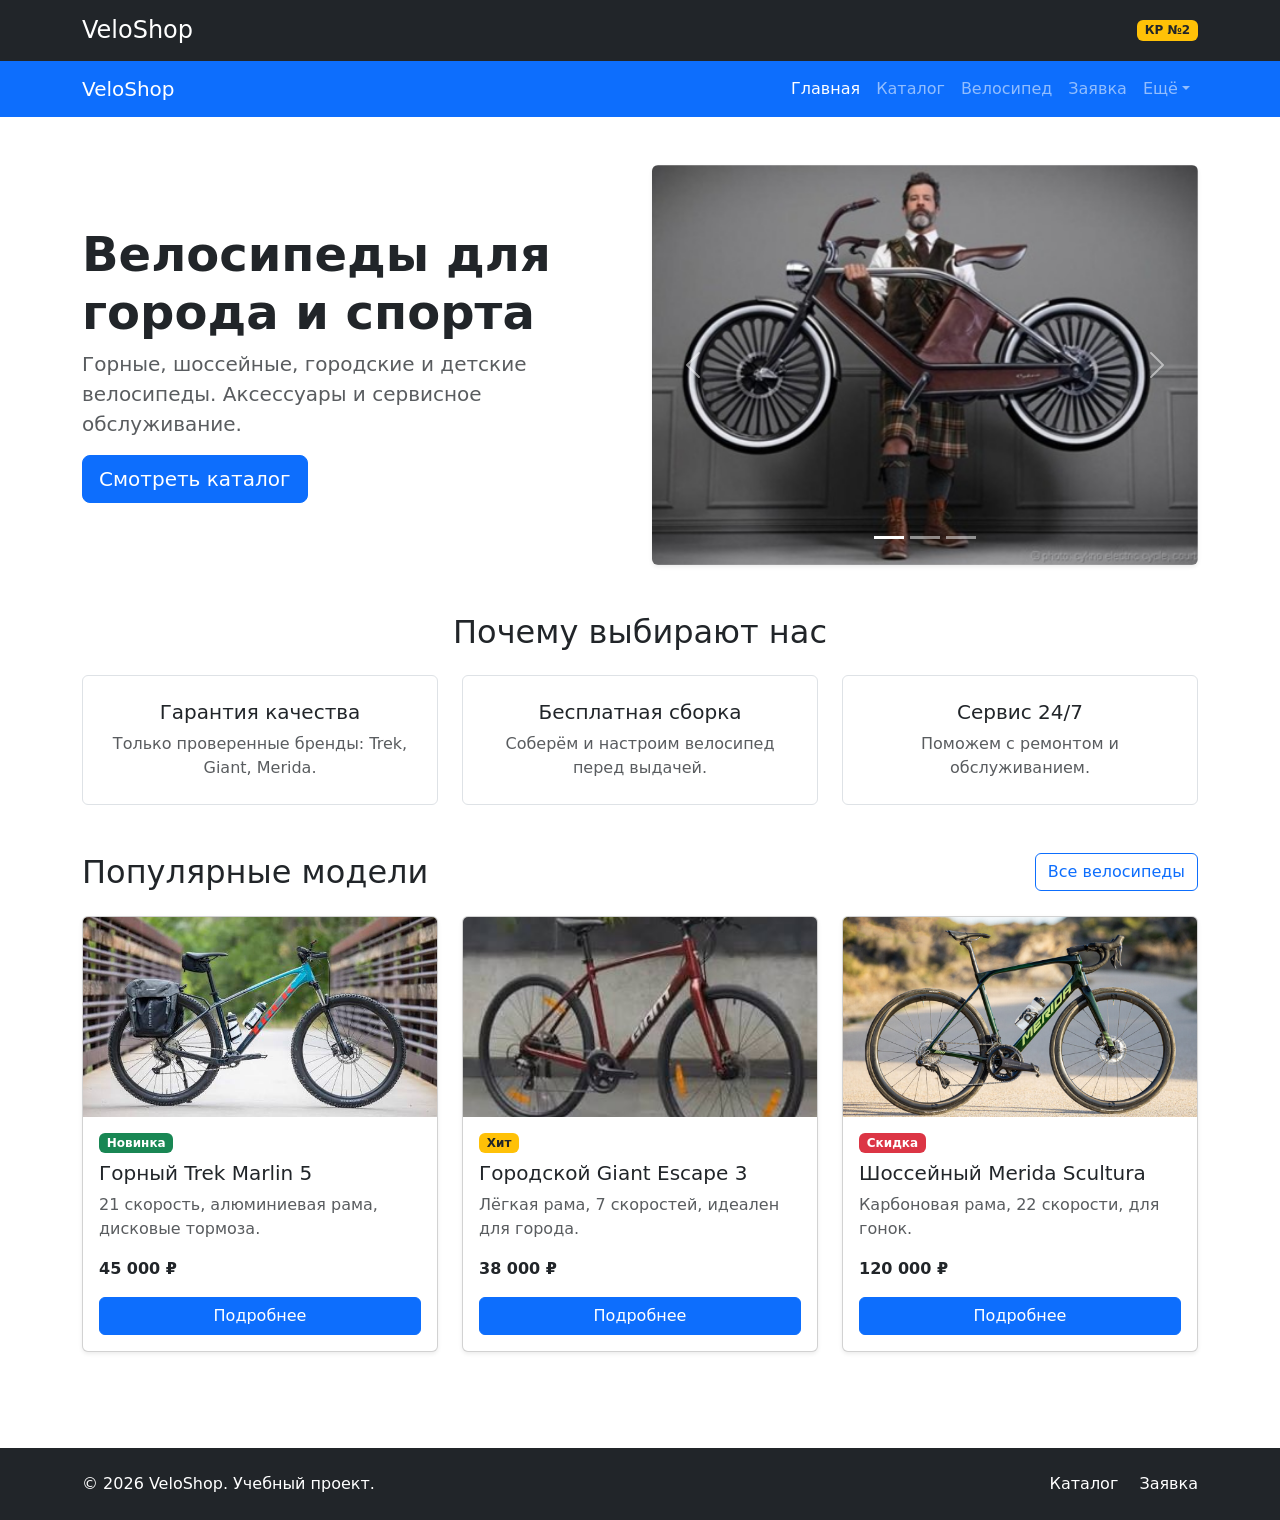
<file: index.html>
<!DOCTYPE html>
<html lang="ru">
<head>
    <meta charset="UTF-8">
    <meta name="viewport" content="width=device-width, initial-scale=1.0">
    <title>Главная – VeloShop</title>
    <!-- Bootstrap CSS -->
    <link rel="stylesheet" href="vendor/bootstrap/css/bootstrap.min.css">
    <link rel="stylesheet" href="css/custom.css">
</head>
<body>

    <!-- Шапка -->
    <header class="bg-dark text-white py-3">
        <div class="container d-flex justify-content-between align-items-center">
            <h1 class="h4 mb-0">VeloShop</h1>
            <span class="badge bg-warning text-dark">КР №2</span>
        </div>
    </header>

    <!-- Навигация -->
    <nav class="navbar navbar-expand-lg navbar-dark bg-primary">
        <div class="container">
            <a class="navbar-brand" href="index.html">VeloShop</a>
            <button class="navbar-toggler" type="button" data-bs-toggle="collapse" data-bs-target="#mainNavbar" aria-controls="mainNavbar" aria-expanded="false" aria-label="Переключить навигацию">
                <span class="navbar-toggler-icon"></span>
            </button>
            <div class="collapse navbar-collapse" id="mainNavbar">
                <ul class="navbar-nav ms-auto">
                    <li class="nav-item"><a class="nav-link active" aria-current="page" href="index.html">Главная</a></li>
                    <li class="nav-item"><a class="nav-link" href="catalog.html">Каталог</a></li>
                    <li class="nav-item"><a class="nav-link" href="product.html">Велосипед</a></li>
                    <li class="nav-item"><a class="nav-link" href="order.html">Заявка</a></li>
                    <li class="nav-item dropdown">
                        <a class="nav-link dropdown-toggle" href="#" role="button" data-bs-toggle="dropdown" aria-expanded="false">Ещё</a>
                        <ul class="dropdown-menu">
                            <li><a class="dropdown-item" href="catalog.html">Все велосипеды</a></li>
                            <li><a class="dropdown-item" href="order.html">Оформить заявку</a></li>
                        </ul>
                    </li>
                </ul>
            </div>
        </div>
    </nav>

    <!-- Основное содержимое -->
    <main>
        <!-- Hero-блок -->
        <section class="container my-5">
            <div class="row align-items-center g-4">
                <div class="col-12 col-lg-6">
                    <h2 class="display-5 fw-bold">Велосипеды для города и спорта</h2>
                    <p class="lead text-muted">Горные, шоссейные, городские и детские велосипеды. Аксессуары и сервисное обслуживание.</p>
                    <a class="btn btn-primary btn-lg" href="catalog.html">Смотреть каталог</a>
                </div>
                <div class="col-12 col-lg-6">
                    <div id="heroCarousel" class="carousel slide shadow-sm rounded overflow-hidden" data-bs-ride="carousel">
                        <!-- Индикаторы (точки внизу) -->
                        <div class="carousel-indicators">
                            <button type="button" data-bs-target="#heroCarousel" data-bs-slide-to="0" class="active" aria-current="true" aria-label="Слайд 1"></button>
                            <button type="button" data-bs-target="#heroCarousel" data-bs-slide-to="1" aria-label="Слайд 2"></button>
                            <button type="button" data-bs-target="#heroCarousel" data-bs-slide-to="2" aria-label="Слайд 3"></button>
                        </div>

                        <!-- Сами картинки (слайды) -->
                        <div class="carousel-inner">
                            <div class="carousel-item active">
                                <img src="images/slide-1.jpg" class="d-block w-100" alt="Горный велосипед" style="height: 400px; object-fit: cover;">
                            </div>
                            <div class="carousel-item">
                                <img src="images/slide-2.jpg" class="d-block w-100" alt="Шоссейный велосипед" style="height: 400px; object-fit: cover;">
                            </div>
                            <div class="carousel-item">
                                <img src="images/slide-3.jpg" class="d-block w-100" alt="Городской велосипед" style="height: 400px; object-fit: cover;">
                            </div>
                        </div>

                        <!-- Кнопки переключения (стрелки) -->
                        <button class="carousel-control-prev" type="button" data-bs-target="#heroCarousel" data-bs-slide="prev">
                            <span class="carousel-control-prev-icon" aria-hidden="true"></span>
                            <span class="visually-hidden">Предыдущий</span>
                        </button>
                        <button class="carousel-control-next" type="button" data-bs-target="#heroCarousel" data-bs-slide="next">
                            <span class="carousel-control-next-icon" aria-hidden="true"></span>
                            <span class="visually-hidden">Следующий</span>
                        </button>
                    </div>
                </div>
            </div>
        </section>

        <!-- Преимущества -->
        <section class="container my-5">
            <h2 class="text-center mb-4">Почему выбирают нас</h2>
            <div class="row g-4">
                <div class="col-12 col-md-4">
                    <div class="p-4 border rounded h-100 bg-white text-center">
                        <h3 class="h5">Гарантия качества</h3>
                        <p class="mb-0 text-muted">Только проверенные бренды: Trek, Giant, Merida.</p>
                    </div>
                </div>
                <div class="col-12 col-md-4">
                    <div class="p-4 border rounded h-100 bg-white text-center">
                        <h3 class="h5">Бесплатная сборка</h3>
                        <p class="mb-0 text-muted">Соберём и настроим велосипед перед выдачей.</p>
                    </div>
                </div>
                <div class="col-12 col-md-4">
                    <div class="p-4 border rounded h-100 bg-white text-center">
                        <h3 class="h5">Сервис 24/7</h3>
                        <p class="mb-0 text-muted">Поможем с ремонтом и обслуживанием.</p>
                    </div>
                </div>
            </div>
        </section>

        <!-- Популярные товары -->
        <section class="container my-5">
            <div class="d-flex justify-content-between align-items-center mb-4">
                <h2 class="mb-0">Популярные модели</h2>
                <a class="btn btn-outline-primary" href="catalog.html">Все велосипеды</a>
            </div>
            <div class="row g-4">
                <!-- Карточка 1 -->
                <div class="col-12 col-md-6 col-lg-4">
                    <div class="card h-100 shadow-sm">
                        <img src="images/marlin.jpg" class="card-img-top" alt="Горный Trek Marlin 5">
                        <div class="card-body d-flex flex-column">
                            <span class="badge bg-success mb-2 align-self-start">Новинка</span>
                            <h3 class="h5 card-title">Горный Trek Marlin 5</h3>
                            <p class="text-muted card-text">21 скорость, алюминиевая рама, дисковые тормоза.</p>
                            <p class="fw-bold mb-3 mt-auto">45 000 ₽</p>
                            <a class="btn btn-primary w-100" href="product.html">Подробнее</a>
                        </div>
                    </div>
                </div>
                
                <!-- Карточка 2 -->
                <div class="col-12 col-md-6 col-lg-4">
                    <div class="card h-100 shadow-sm">
                        <img src="images/escape.jpg" class="card-img-top" alt="Городской Giant Escape 3">
                        <div class="card-body d-flex flex-column">
                            <span class="badge bg-warning text-dark mb-2 align-self-start">Хит</span>
                            <h3 class="h5 card-title">Городской Giant Escape 3</h3>
                            <p class="text-muted card-text">Лёгкая рама, 7 скоростей, идеален для города.</p>
                            <p class="fw-bold mb-3 mt-auto">38 000 ₽</p>
                            <a class="btn btn-primary w-100" href="product.html">Подробнее</a>
                        </div>
                    </div>
                </div>

                <!-- Карточка 3 -->
                <div class="col-12 col-md-6 col-lg-4">
                    <div class="card h-100 shadow-sm">
                        <img src="images/scultura.jpg" class="card-img-top" alt="Шоссейный Merida Scultura">
                        <div class="card-body d-flex flex-column">
                            <span class="badge bg-danger mb-2 align-self-start">Скидка</span>
                            <h3 class="h5 card-title">Шоссейный Merida Scultura</h3>
                            <p class="text-muted card-text">Карбоновая рама, 22 скорости, для гонок.</p>
                            <p class="fw-bold mb-3 mt-auto">120 000 ₽</p>
                            <a class="btn btn-primary w-100" href="product.html">Подробнее</a>
                        </div>
                    </div>
                </div>
            </div>
        </section>
    </main>

    <!-- Подвал -->
    <footer class="bg-dark text-white py-4 mt-5">
        <div class="container">
            <div class="row align-items-center g-3">
                <div class="col-12 col-md-6">
                    <p class="mb-0">&copy; 2026 VeloShop. Учебный проект.</p>
                </div>
                <div class="col-12 col-md-6 text-md-end">
                    <a class="text-white text-decoration-none me-3" href="catalog.html">Каталог</a>
                    <a class="text-white text-decoration-none" href="order.html">Заявка</a>
                </div>
            </div>
        </div>
    </footer>

    <!-- Bootstrap JS Bundle -->
    <script src="vendor/bootstrap/js/bootstrap.bundle.min.js"></script>
</body>
</html>
</file>
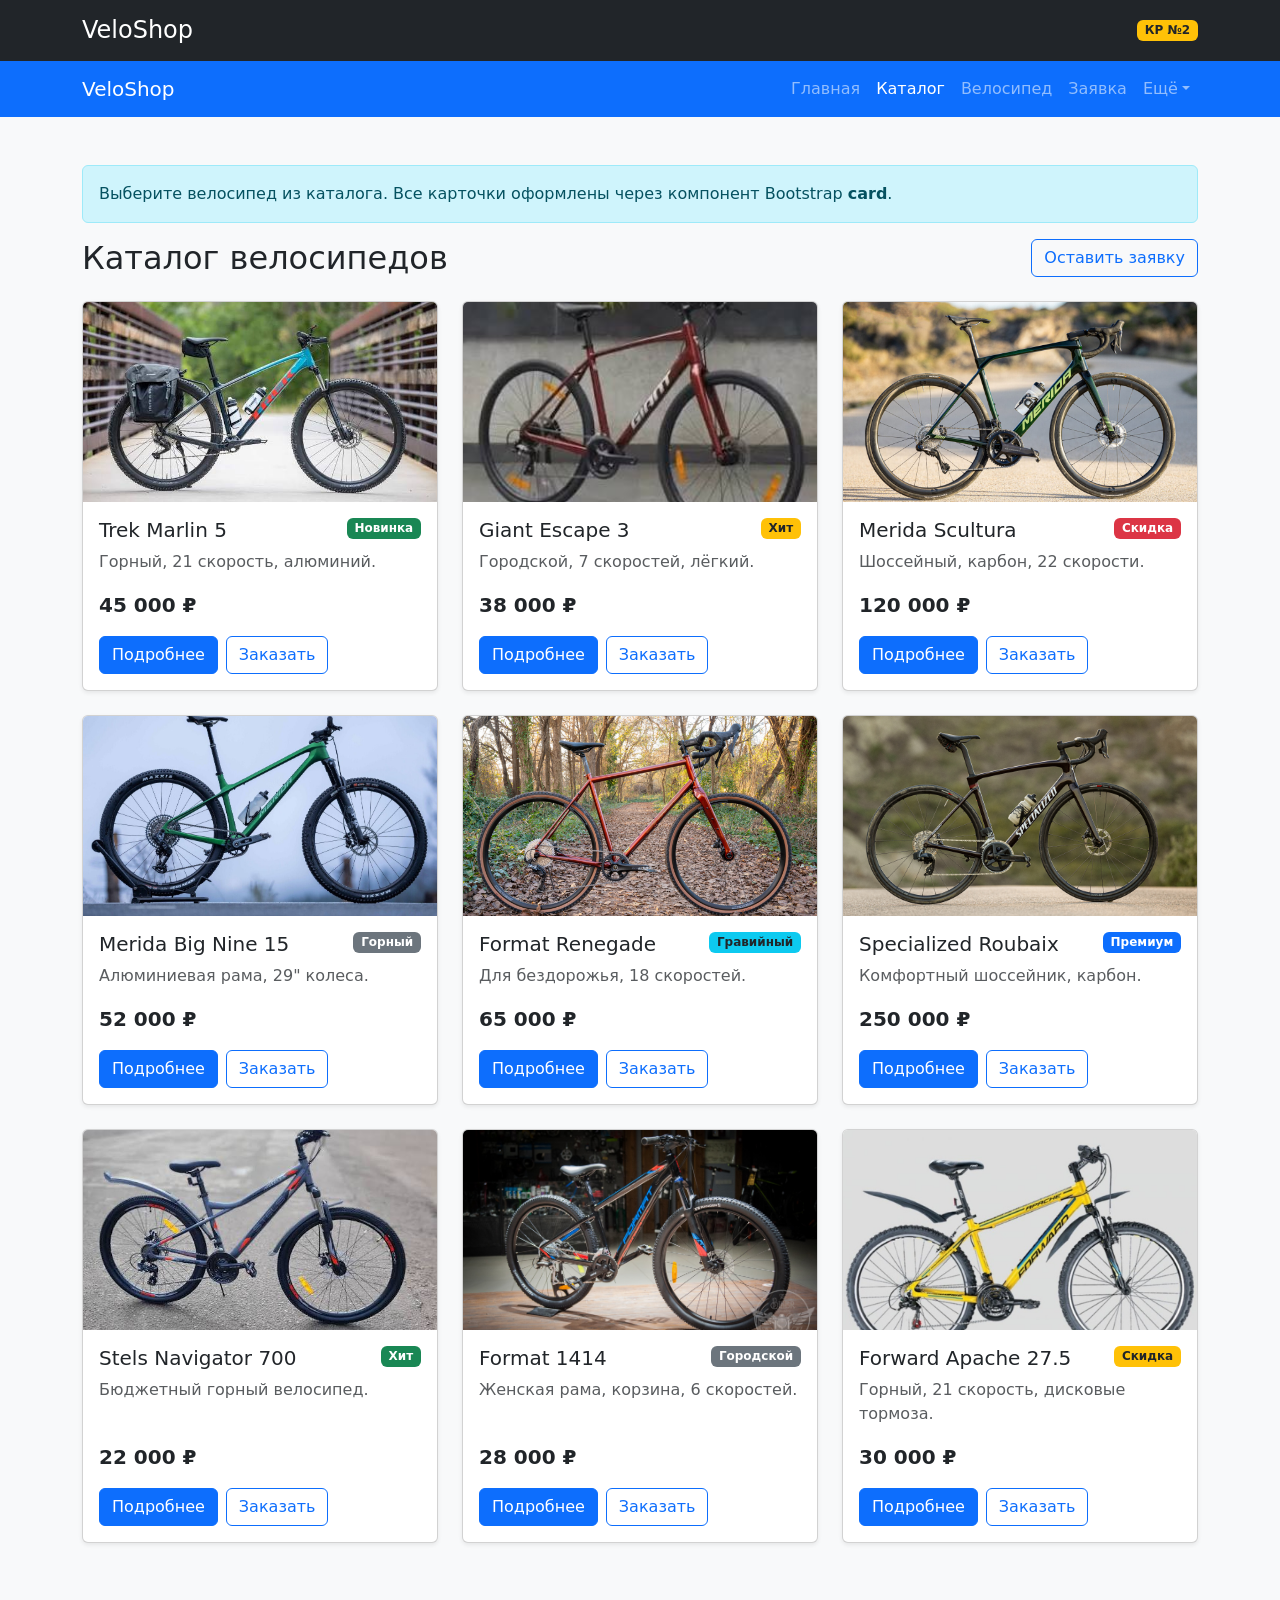
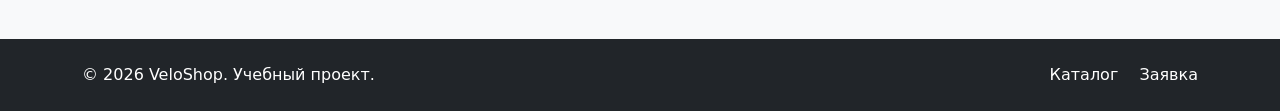
<file: catalog.html>
<!DOCTYPE html>
<html lang="ru">
<head>
    <meta charset="UTF-8">
    <meta name="viewport" content="width=device-width, initial-scale=1.0">
    <title>Каталог – VeloShop</title>
    <link rel="stylesheet" href="vendor/bootstrap/css/bootstrap.min.css">
    <link rel="stylesheet" href="css/custom.css">
</head>
<body class="bg-light">

    <!-- Шапка -->
    <header class="bg-dark text-white py-3">
        <div class="container d-flex justify-content-between align-items-center">
            <h1 class="h4 mb-0">VeloShop</h1>
            <span class="badge bg-warning text-dark">КР №2</span>
        </div>
    </header>

    <!-- Навигация -->
    <nav class="navbar navbar-expand-lg navbar-dark bg-primary">
        <div class="container">
            <a class="navbar-brand" href="index.html">VeloShop</a>
            <button class="navbar-toggler" type="button" data-bs-toggle="collapse" data-bs-target="#mainNavbar" aria-controls="mainNavbar" aria-expanded="false" aria-label="Переключить навигацию">
                <span class="navbar-toggler-icon"></span>
            </button>
            <div class="collapse navbar-collapse" id="mainNavbar">
                <ul class="navbar-nav ms-auto">
                    <li class="nav-item"><a class="nav-link" href="index.html">Главная</a></li>
                    <li class="nav-item"><a class="nav-link active" aria-current="page" href="catalog.html">Каталог</a></li>
                    <li class="nav-item"><a class="nav-link" href="product.html">Велосипед</a></li>
                    <li class="nav-item"><a class="nav-link" href="order.html">Заявка</a></li>
                    <li class="nav-item dropdown">
                        <a class="nav-link dropdown-toggle" href="#" role="button" data-bs-toggle="dropdown" aria-expanded="false">Ещё</a>
                        <ul class="dropdown-menu">
                            <li><a class="dropdown-item" href="catalog.html">Все велосипеды</a></li>
                            <li><a class="dropdown-item" href="order.html">Оформить заявку</a></li>
                        </ul>
                    </li>
                </ul>
            </div>
        </div>
    </nav>

    <!-- Основное содержимое -->
    <main class="container my-5">
        <div class="alert alert-info" role="alert">
            Выберите велосипед из каталога. Все карточки оформлены через компонент Bootstrap <strong>card</strong>.
        </div>

        <div class="d-flex justify-content-between align-items-center mb-4">
            <h1 class="h2 mb-0">Каталог велосипедов</h1>
            <a class="btn btn-outline-primary" href="order.html">Оставить заявку</a>
        </div>

        <div class="row g-4">
            <!-- 1 -->
            <div class="col-12 col-md-6 col-lg-4">
                <div class="card h-100 shadow-sm">
                    <img src="images/marlin.jpg" class="card-img-top" alt="Trek Marlin 5">
                    <div class="card-body d-flex flex-column">
                        <div class="d-flex justify-content-between align-items-start mb-2">
                            <h2 class="card-title h5 mb-0">Trek Marlin 5</h2>
                            <span class="badge bg-success">Новинка</span>
                        </div>
                        <p class="card-text text-muted">Горный, 21 скорость, алюминий.</p>
                        <p class="fw-bold fs-5 mt-auto">45 000 ₽</p>
                        <div class="d-flex gap-2">
                            <a class="btn btn-primary" href="product.html">Подробнее</a>
                            <button class="btn btn-outline-primary" type="button" data-bs-toggle="modal" data-bs-target="#orderModal">Заказать</button>
                        </div>
                    </div>
                </div>
            </div>
            <!-- 2 -->
            <div class="col-12 col-md-6 col-lg-4">
                <div class="card h-100 shadow-sm">
                    <img src="images/escape.jpg" class="card-img-top" alt="Giant Escape 3">
                    <div class="card-body d-flex flex-column">
                        <div class="d-flex justify-content-between align-items-start mb-2">
                            <h2 class="card-title h5 mb-0">Giant Escape 3</h2>
                            <span class="badge bg-warning text-dark">Хит</span>
                        </div>
                        <p class="card-text text-muted">Городской, 7 скоростей, лёгкий.</p>
                        <p class="fw-bold fs-5 mt-auto">38 000 ₽</p>
                        <div class="d-flex gap-2">
                            <a class="btn btn-primary" href="product.html">Подробнее</a>
                            <button class="btn btn-outline-primary" type="button" data-bs-toggle="modal" data-bs-target="#orderModal">Заказать</button>
                        </div>
                    </div>
                </div>
            </div>
            <!-- 3 -->
            <div class="col-12 col-md-6 col-lg-4">
                <div class="card h-100 shadow-sm">
                    <img src="images/scultura.jpg" class="card-img-top" alt="Merida Scultura">
                    <div class="card-body d-flex flex-column">
                        <div class="d-flex justify-content-between align-items-start mb-2">
                            <h2 class="card-title h5 mb-0">Merida Scultura</h2>
                            <span class="badge bg-danger">Скидка</span>
                        </div>
                        <p class="card-text text-muted">Шоссейный, карбон, 22 скорости.</p>
                        <p class="fw-bold fs-5 mt-auto">120 000 ₽</p>
                        <div class="d-flex gap-2">
                            <a class="btn btn-primary" href="product.html">Подробнее</a>
                            <button class="btn btn-outline-primary" type="button" data-bs-toggle="modal" data-bs-target="#orderModal">Заказать</button>
                        </div>
                    </div>
                </div>
            </div>
            <!-- 4 -->
            <div class="col-12 col-md-6 col-lg-4">
                <div class="card h-100 shadow-sm">
                    <img src="images/big-nine.jpg" class="card-img-top" alt="Merida Big Nine">
                    <div class="card-body d-flex flex-column">
                        <div class="d-flex justify-content-between align-items-start mb-2">
                            <h2 class="card-title h5 mb-0">Merida Big Nine 15</h2>
                            <span class="badge bg-secondary">Горный</span>
                        </div>
                        <p class="card-text text-muted">Алюминиевая рама, 29" колеса.</p>
                        <p class="fw-bold fs-5 mt-auto">52 000 ₽</p>
                        <div class="d-flex gap-2">
                            <a class="btn btn-primary" href="product.html">Подробнее</a>
                            <button class="btn btn-outline-primary" type="button" data-bs-toggle="modal" data-bs-target="#orderModal">Заказать</button>
                        </div>
                    </div>
                </div>
            </div>
            <!-- 5 -->
            <div class="col-12 col-md-6 col-lg-4">
                <div class="card h-100 shadow-sm">
                    <img src="images/renegade.jpg" class="card-img-top" alt="Format Renegade">
                    <div class="card-body d-flex flex-column">
                        <div class="d-flex justify-content-between align-items-start mb-2">
                            <h2 class="card-title h5 mb-0">Format Renegade</h2>
                            <span class="badge bg-info text-dark">Гравийный</span>
                        </div>
                        <p class="card-text text-muted">Для бездорожья, 18 скоростей.</p>
                        <p class="fw-bold fs-5 mt-auto">65 000 ₽</p>
                        <div class="d-flex gap-2">
                            <a class="btn btn-primary" href="product.html">Подробнее</a>
                            <button class="btn btn-outline-primary" type="button" data-bs-toggle="modal" data-bs-target="#orderModal">Заказать</button>
                        </div>
                    </div>
                </div>
            </div>
            <!-- 6 -->
            <div class="col-12 col-md-6 col-lg-4">
                <div class="card h-100 shadow-sm">
                    <img src="images/roubaix.jpg" class="card-img-top" alt="Specialized Roubaix">
                    <div class="card-body d-flex flex-column">
                        <div class="d-flex justify-content-between align-items-start mb-2">
                            <h2 class="card-title h5 mb-0">Specialized Roubaix</h2>
                            <span class="badge bg-primary">Премиум</span>
                        </div>
                        <p class="card-text text-muted">Комфортный шоссейник, карбон.</p>
                        <p class="fw-bold fs-5 mt-auto">250 000 ₽</p>
                        <div class="d-flex gap-2">
                            <a class="btn btn-primary" href="product.html">Подробнее</a>
                            <button class="btn btn-outline-primary" type="button" data-bs-toggle="modal" data-bs-target="#orderModal">Заказать</button>
                        </div>
                    </div>
                </div>
            </div>
            <!-- 7 -->
            <div class="col-12 col-md-6 col-lg-4">
                <div class="card h-100 shadow-sm">
                    <img src="images/stels-navigator.jpg" class="card-img-top" alt="Stels Navigator">
                    <div class="card-body d-flex flex-column">
                        <div class="d-flex justify-content-between align-items-start mb-2">
                            <h2 class="card-title h5 mb-0">Stels Navigator 700</h2>
                            <span class="badge bg-success">Хит</span>
                        </div>
                        <p class="card-text text-muted">Бюджетный горный велосипед.</p>
                        <p class="fw-bold fs-5 mt-auto">22 000 ₽</p>
                        <div class="d-flex gap-2">
                            <a class="btn btn-primary" href="product.html">Подробнее</a>
                            <button class="btn btn-outline-primary" type="button" data-bs-toggle="modal" data-bs-target="#orderModal">Заказать</button>
                        </div>
                    </div>
                </div>
            </div>
            <!-- 8 -->
            <div class="col-12 col-md-6 col-lg-4">
                <div class="card h-100 shadow-sm">
                    <img src="images/format-1414.jpg" class="card-img-top" alt="Format 1414">
                    <div class="card-body d-flex flex-column">
                        <div class="d-flex justify-content-between align-items-start mb-2">
                            <h2 class="card-title h5 mb-0">Format 1414</h2>
                            <span class="badge bg-secondary">Городской</span>
                        </div>
                        <p class="card-text text-muted">Женская рама, корзина, 6 скоростей.</p>
                        <p class="fw-bold fs-5 mt-auto">28 000 ₽</p>
                        <div class="d-flex gap-2">
                            <a class="btn btn-primary" href="product.html">Подробнее</a>
                            <button class="btn btn-outline-primary" type="button" data-bs-toggle="modal" data-bs-target="#orderModal">Заказать</button>
                        </div>
                    </div>
                </div>
            </div>
            <!-- 9 -->
            <div class="col-12 col-md-6 col-lg-4">
                <div class="card h-100 shadow-sm">
                    <img src="images/forward-apache.jpg" class="card-img-top" alt="Forward Apache">
                    <div class="card-body d-flex flex-column">
                        <div class="d-flex justify-content-between align-items-start mb-2">
                            <h2 class="card-title h5 mb-0">Forward Apache 27.5</h2>
                            <span class="badge bg-warning text-dark">Скидка</span>
                        </div>
                        <p class="card-text text-muted">Горный, 21 скорость, дисковые тормоза.</p>
                        <p class="fw-bold fs-5 mt-auto">30 000 ₽</p>
                        <div class="d-flex gap-2">
                            <a class="btn btn-primary" href="product.html">Подробнее</a>
                            <button class="btn btn-outline-primary" type="button" data-bs-toggle="modal" data-bs-target="#orderModal">Заказать</button>
                        </div>
                    </div>
                </div>
            </div>
        </div>
    </main>

    <!-- Модальное окно -->
    <div class="modal fade" id="orderModal" tabindex="-1" aria-labelledby="orderModalLabel" aria-hidden="true">
        <div class="modal-dialog">
            <div class="modal-content">
                <div class="modal-header">
                    <h2 class="modal-title h5" id="orderModalLabel">Быстрая заявка</h2>
                    <button type="button" class="btn-close" data-bs-dismiss="modal" aria-label="Закрыть"></button>
                </div>
                <div class="modal-body">
                    <p class="text-muted">Оставьте контактные данные, и менеджер свяжется с вами.</p>
                    <form>
                        <div class="mb-3">
                            <label for="modal-name" class="form-label">Имя</label>
                            <input id="modal-name" type="text" class="form-control" required>
                        </div>
                        <div class="mb-3">
                            <label for="modal-phone" class="form-label">Телефон</label>
                            <input id="modal-phone" type="tel" class="form-control" required>
                        </div>
                        <div class="form-check mb-3">
                            <input id="modal-agree" class="form-check-input" type="checkbox" required>
                            <label class="form-check-label" for="modal-agree">Согласен на обработку данных</label>
                        </div>
                    </form>
                </div>
                <div class="modal-footer">
                    <button type="button" class="btn btn-secondary" data-bs-dismiss="modal">Закрыть</button>
                    <button type="button" class="btn btn-primary">Отправить</button>
                </div>
            </div>
        </div>
    </div>

    <!-- Подвал -->
    <footer class="bg-dark text-white py-4 mt-5">
        <div class="container">
            <div class="row align-items-center g-3">
                <div class="col-12 col-md-6">
                    <p class="mb-0">&copy; 2026 VeloShop. Учебный проект.</p>
                </div>
                <div class="col-12 col-md-6 text-md-end">
                    <a class="text-white text-decoration-none me-3" href="catalog.html">Каталог</a>
                    <a class="text-white text-decoration-none" href="order.html">Заявка</a>
                </div>
            </div>
        </div>
    </footer>

    <!-- Bootstrap JS Bundle -->
    <script src="vendor/bootstrap/js/bootstrap.bundle.min.js"></script>
</body>
</html>
</file>
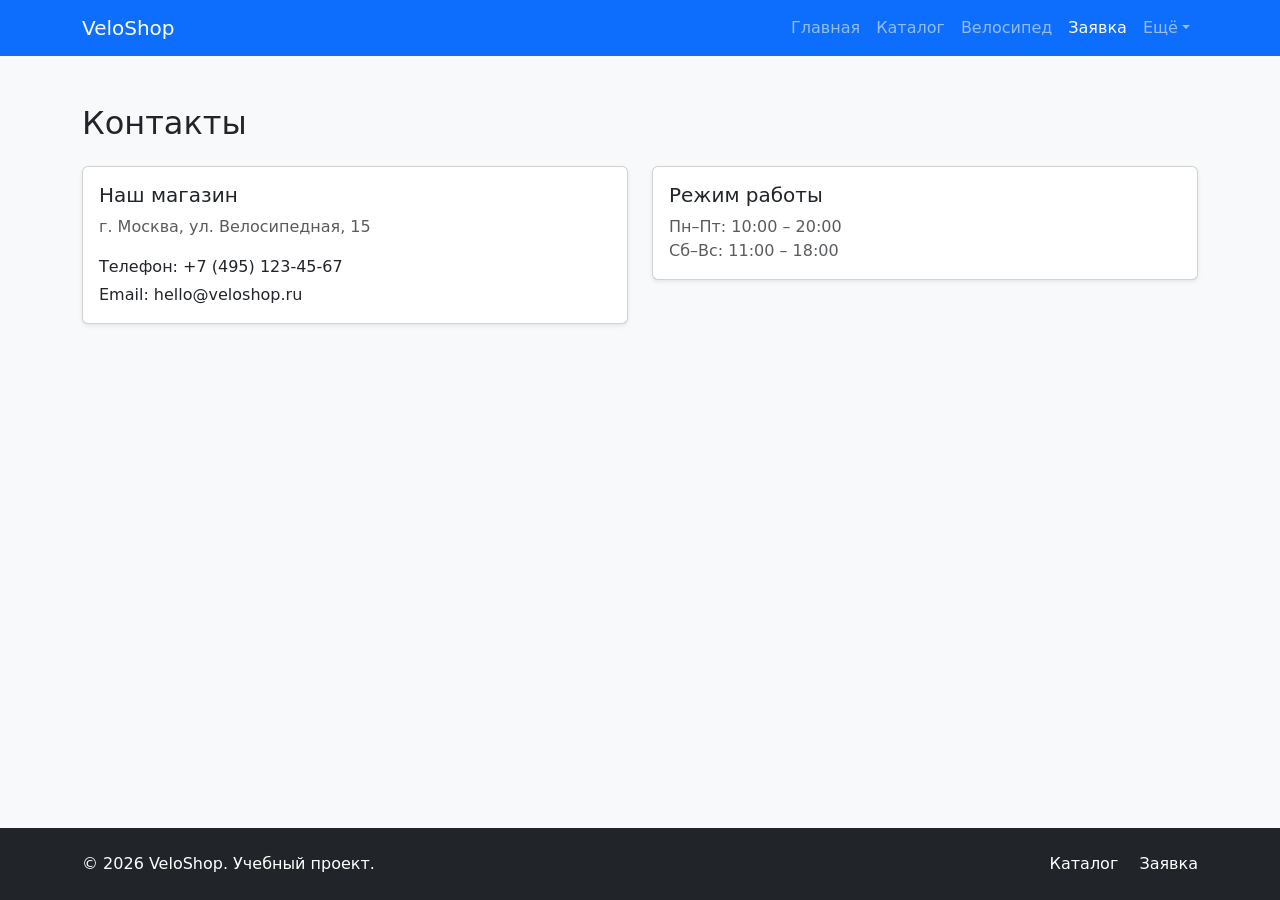
<file: contacts.html>
<!DOCTYPE html>
<html lang="ru">
<head>
    <meta charset="UTF-8">
    <meta name="viewport" content="width=device-width, initial-scale=1.0">
    <title>Контакты – VeloShop</title>
    <link rel="stylesheet" href="vendor/bootstrap/css/bootstrap.min.css">
    <link rel="stylesheet" href="css/custom.css">
</head>
<body class="bg-light">

    <!-- Навигация -->
    <nav class="navbar navbar-expand-lg navbar-dark bg-primary">
        <div class="container">
            <a class="navbar-brand" href="index.html">VeloShop</a>
            <button class="navbar-toggler" type="button" data-bs-toggle="collapse" data-bs-target="#mainNavbar" aria-controls="mainNavbar" aria-expanded="false" aria-label="Переключить навигацию">
                <span class="navbar-toggler-icon"></span>
            </button>
            <div class="collapse navbar-collapse" id="mainNavbar">
                <ul class="navbar-nav ms-auto">
                    <li class="nav-item"><a class="nav-link" href="index.html">Главная</a></li>
                    <li class="nav-item"><a class="nav-link" href="catalog.html">Каталог</a></li>
                    <li class="nav-item"><a class="nav-link" href="product.html">Велосипед</a></li>
                    <li class="nav-item"><a class="nav-link active" aria-current="page" href="order.html">Заявка</a></li>
                    <li class="nav-item dropdown">
                        <a class="nav-link dropdown-toggle" href="#" role="button" data-bs-toggle="dropdown" aria-expanded="false">Ещё</a>
                        <ul class="dropdown-menu">
                            <li><a class="dropdown-item" href="catalog.html">Все велосипеды</a></li>
                            <li><a class="dropdown-item" href="order.html">Оформить заявку</a></li>
                        </ul>
                    </li>
                </ul>
            </div>
        </div>
    </nav>

    <main class="container my-5">
        <h1 class="h2 mb-4">Контакты</h1>
        <div class="row g-4">
            <div class="col-12 col-md-6">
                <div class="card shadow-sm">
                    <div class="card-body">
                        <h2 class="h5">Наш магазин</h2>
                        <p class="text-muted">г. Москва, ул. Велосипедная, 15</p>
                        <p class="mb-1">Телефон: +7 (495) 123-45-67</p>
                        <p class="mb-0">Email: hello@veloshop.ru</p>
                    </div>
                </div>
            </div>
            <div class="col-12 col-md-6">
                <div class="card shadow-sm">
                    <div class="card-body">
                        <h2 class="h5">Режим работы</h2>
                        <p class="text-muted mb-0">Пн–Пт: 10:00 – 20:00</p>
                        <p class="text-muted mb-0">Сб–Вс: 11:00 – 18:00</p>
                    </div>
                </div>
            </div>
        </div>
    </main>

    <footer class="bg-dark text-white py-4 mt-5">
        <div class="container">
            <div class="row align-items-center g-3">
                <div class="col-12 col-md-6">
                    <p class="mb-0">&copy; 2026 VeloShop. Учебный проект.</p>
                </div>
                <div class="col-12 col-md-6 text-md-end">
                    <a class="text-white text-decoration-none me-3" href="catalog.html">Каталог</a>
                    <a class="text-white text-decoration-none" href="order.html">Заявка</a>
                </div>
            </div>
        </div>
    </footer>

    <!-- Bootstrap JS Bundle -->
    <script src="vendor/bootstrap/js/bootstrap.bundle.min.js"></script>

</body>
</html>
</file>
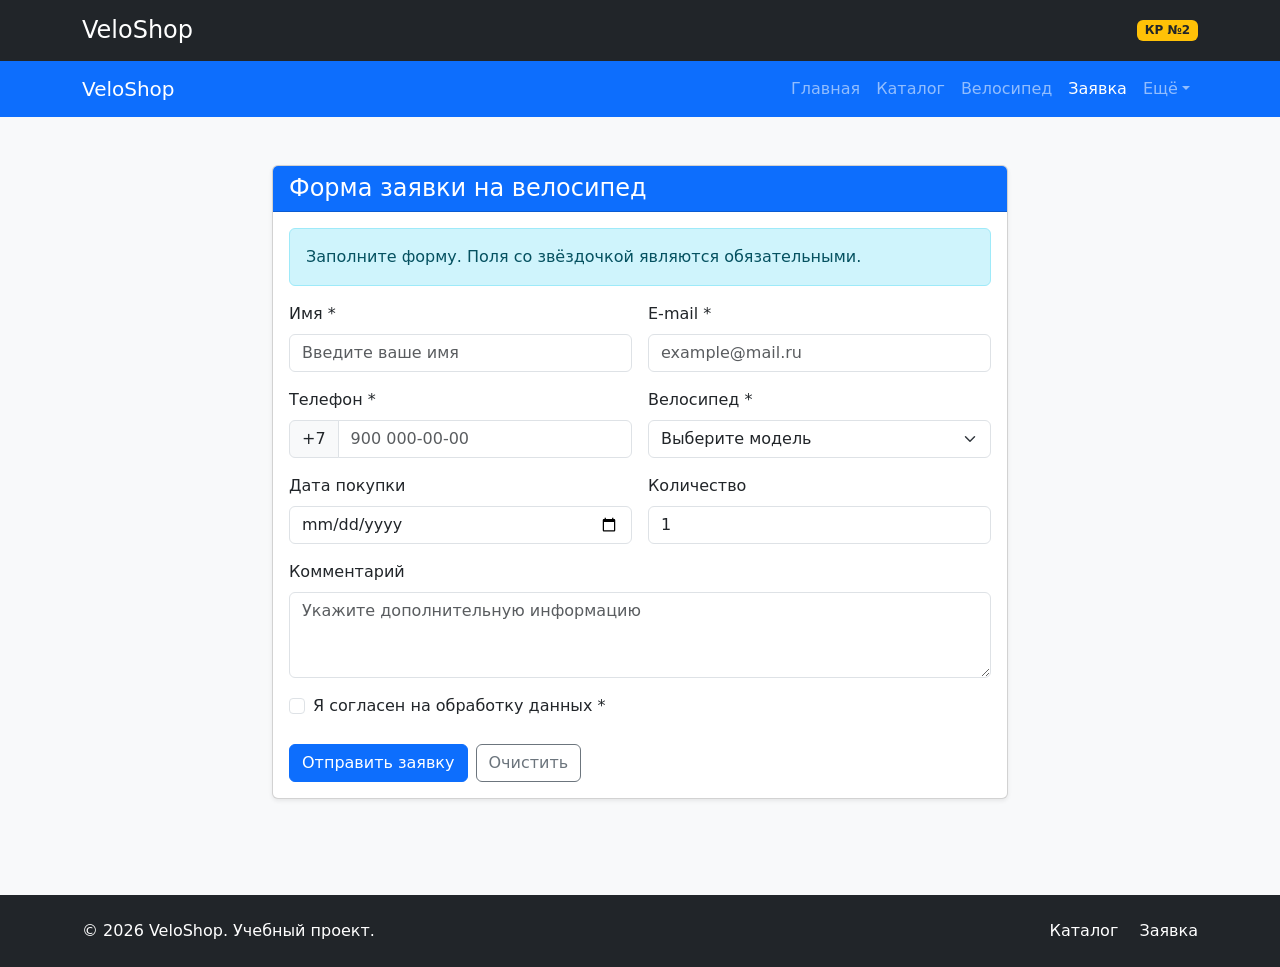
<file: order.html>
<!DOCTYPE html>
<html lang="ru">
<head>
    <meta charset="UTF-8">
    <meta name="viewport" content="width=device-width, initial-scale=1.0">
    <title>Заявка – VeloShop</title>
    <link rel="stylesheet" href="vendor/bootstrap/css/bootstrap.min.css">
    <link rel="stylesheet" href="css/custom.css">
</head>
<body class="bg-light">

    <!-- Шапка -->
    <header class="bg-dark text-white py-3">
        <div class="container d-flex justify-content-between align-items-center">
            <h1 class="h4 mb-0">VeloShop</h1>
            <span class="badge bg-warning text-dark">КР №2</span>
        </div>
    </header>

    <!-- Навигация -->
    <nav class="navbar navbar-expand-lg navbar-dark bg-primary">
        <div class="container">
            <a class="navbar-brand" href="index.html">VeloShop</a>
            <button class="navbar-toggler" type="button" data-bs-toggle="collapse" data-bs-target="#mainNavbar" aria-controls="mainNavbar" aria-expanded="false" aria-label="Переключить навигацию">
                <span class="navbar-toggler-icon"></span>
            </button>
            <div class="collapse navbar-collapse" id="mainNavbar">
                <ul class="navbar-nav ms-auto">
                    <li class="nav-item"><a class="nav-link" href="index.html">Главная</a></li>
                    <li class="nav-item"><a class="nav-link" href="catalog.html">Каталог</a></li>
                    <li class="nav-item"><a class="nav-link" href="product.html">Велосипед</a></li>
                    <li class="nav-item"><a class="nav-link active" aria-current="page" href="order.html">Заявка</a></li>
                    <li class="nav-item dropdown">
                        <a class="nav-link dropdown-toggle" href="#" role="button" data-bs-toggle="dropdown" aria-expanded="false">Ещё</a>
                        <ul class="dropdown-menu">
                            <li><a class="dropdown-item" href="catalog.html">Все велосипеды</a></li>
                            <li><a class="dropdown-item" href="order.html">Оформить заявку</a></li>
                        </ul>
                    </li>
                </ul>
            </div>
        </div>
    </nav>

    <!-- Основное содержимое -->
    <main class="container my-5">
        <div class="row justify-content-center">
            <div class="col-12 col-lg-8">
                <div class="card shadow-sm">
                    <div class="card-header bg-primary text-white">
                        <h1 class="h4 mb-0">Форма заявки на велосипед</h1>
                    </div>
                    <div class="card-body">
                        <div class="alert alert-info" role="alert">
                            Заполните форму. Поля со звёздочкой являются обязательными.
                        </div>
                        
                        <form>
                            <div class="row g-3">
                                <!-- Имя -->
                                <div class="col-12 col-md-6">
                                    <label for="order-name" class="form-label">Имя *</label>
                                    <input type="text" class="form-control" id="order-name" placeholder="Введите ваше имя" required>
                                </div>
                                <!-- Email -->
                                <div class="col-12 col-md-6">
                                    <label for="order-email" class="form-label">E-mail *</label>
                                    <input type="email" class="form-control" id="order-email" placeholder="example@mail.ru" required>
                                </div>
                                <!-- Телефон -->
                                <div class="col-12 col-md-6">
                                    <label for="order-phone" class="form-label">Телефон *</label>
                                    <div class="input-group">
                                        <span class="input-group-text">+7</span>
                                        <input type="tel" class="form-control" id="order-phone" placeholder="900 000-00-00" required>
                                    </div>
                                </div>
                                <!-- Выбор велосипеда -->
                                <div class="col-12 col-md-6">
                                    <label for="order-tour" class="form-label">Велосипед *</label>
                                    <select class="form-select" id="order-tour" required>
                                        <option value="" selected disabled>Выберите модель</option>
                                        <option value="marlin">Trek Marlin 5</option>
                                        <option value="escape">Giant Escape 3</option>
                                        <option value="scultura">Merida Scultura</option>
                                        <option value="big-nine">Merida Big Nine 15</option>
                                        <option value="renegade">Format Renegade</option>
                                        <option value="roubaix">Specialized Roubaix</option>
                                        <option value="navigator">Stels Navigator 700</option>
                                        <option value="format">Format 1414</option>
                                        <option value="apache">Forward Apache 27.5</option>
                                    </select>
                                </div>
                                <!-- Дата -->
                                <div class="col-12 col-md-6">
                                    <label for="order-date" class="form-label">Дата покупки</label>
                                    <input type="date" class="form-control" id="order-date">
                                </div>
                                <!-- Количество -->
                                <div class="col-12 col-md-6">
                                    <label for="order-qty" class="form-label">Количество</label>
                                    <input type="number" class="form-control" id="order-qty" value="1" min="1" max="10">
                                </div>
                                <!-- Комментарий -->
                                <div class="col-12">
                                    <label for="order-comment" class="form-label">Комментарий</label>
                                    <textarea class="form-control" id="order-comment" rows="3" placeholder="Укажите дополнительную информацию"></textarea>
                                </div>
                                <!-- Согласие -->
                                <div class="col-12">
                                    <div class="form-check">
                                        <input class="form-check-input" type="checkbox" id="order-agree" required>
                                        <label class="form-check-label" for="order-agree">
                                            Я согласен на обработку данных *
                                        </label>
                                    </div>
                                </div>
                                <!-- Кнопки -->
                                <div class="col-12 d-flex gap-2 mt-4">
                                    <button type="submit" class="btn btn-primary">Отправить заявку</button>
                                    <button type="reset" class="btn btn-outline-secondary">Очистить</button>
                                </div>
                            </div>
                        </form>

                    </div>
                </div>
            </div>
        </div>
    </main>

    <!-- Подвал -->
    <footer class="bg-dark text-white py-4 mt-5">
        <div class="container">
            <div class="row align-items-center g-3">
                <div class="col-12 col-md-6">
                    <p class="mb-0">&copy; 2026 VeloShop. Учебный проект.</p>
                </div>
                <div class="col-12 col-md-6 text-md-end">
                    <a class="text-white text-decoration-none me-3" href="catalog.html">Каталог</a>
                    <a class="text-white text-decoration-none" href="order.html">Заявка</a>
                </div>
            </div>
        </div>
    </footer>

    <!-- Bootstrap JS Bundle -->
    <script src="vendor/bootstrap/js/bootstrap.bundle.min.js"></script>
</body>
</html>
</file>
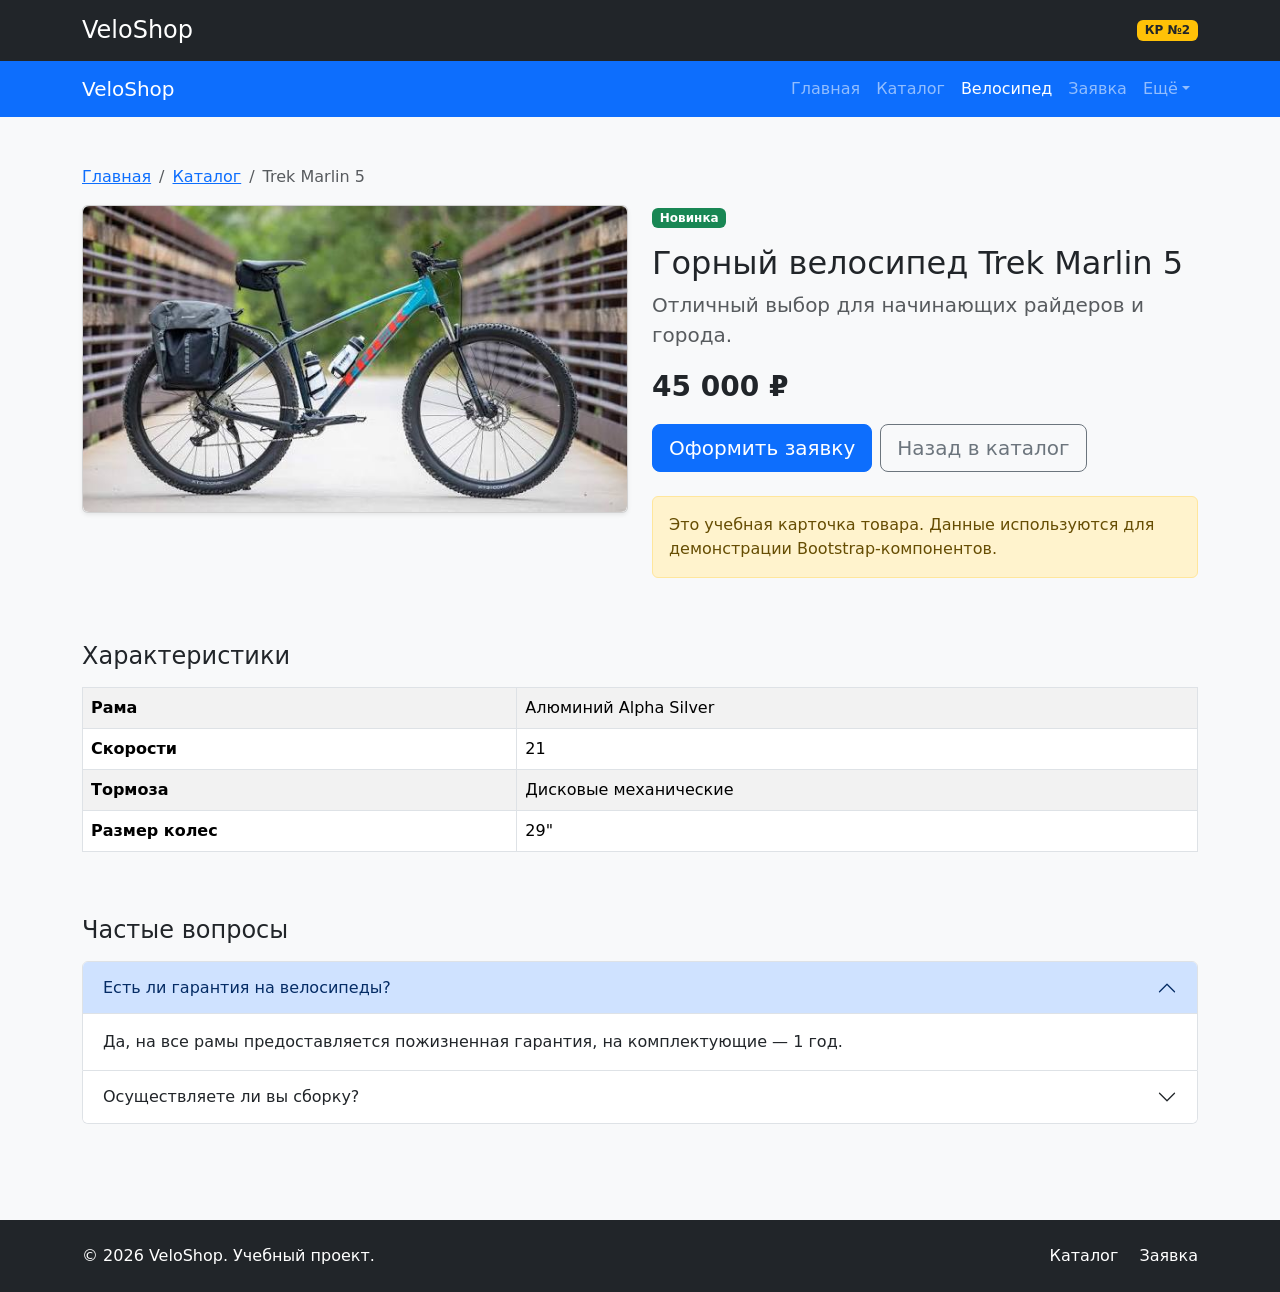
<file: product.html>
<!DOCTYPE html>
<html lang="ru">
<head>
    <meta charset="UTF-8">
    <meta name="viewport" content="width=device-width, initial-scale=1.0">
    <title>Trek Marlin 5 – VeloShop</title>
    <link rel="stylesheet" href="vendor/bootstrap/css/bootstrap.min.css">
    <link rel="stylesheet" href="css/custom.css">
</head>
<body class="bg-light">

    <!-- Шапка -->
    <header class="bg-dark text-white py-3">
        <div class="container d-flex justify-content-between align-items-center">
            <h1 class="h4 mb-0">VeloShop</h1>
            <span class="badge bg-warning text-dark">КР №2</span>
        </div>
    </header>

    <!-- Навигация -->
    <nav class="navbar navbar-expand-lg navbar-dark bg-primary">
        <div class="container">
            <a class="navbar-brand" href="index.html">VeloShop</a>
            <button class="navbar-toggler" type="button" data-bs-toggle="collapse" data-bs-target="#mainNavbar" aria-controls="mainNavbar" aria-expanded="false" aria-label="Переключить навигацию">
                <span class="navbar-toggler-icon"></span>
            </button>
            <div class="collapse navbar-collapse" id="mainNavbar">
                <ul class="navbar-nav ms-auto">
                    <li class="nav-item"><a class="nav-link" href="index.html">Главная</a></li>
                    <li class="nav-item"><a class="nav-link" href="catalog.html">Каталог</a></li>
                    <li class="nav-item"><a class="nav-link active" aria-current="page" href="product.html">Велосипед</a></li>
                    <li class="nav-item"><a class="nav-link" href="order.html">Заявка</a></li>
                    <li class="nav-item dropdown">
                        <a class="nav-link dropdown-toggle" href="#" role="button" data-bs-toggle="dropdown" aria-expanded="false">Ещё</a>
                        <ul class="dropdown-menu">
                            <li><a class="dropdown-item" href="catalog.html">Все велосипеды</a></li>
                            <li><a class="dropdown-item" href="order.html">Оформить заявку</a></li>
                        </ul>
                    </li>
                </ul>
            </div>
        </div>
    </nav>

    <!-- Основное содержимое -->
    <main class="container my-5">
        <!-- Хлебные крошки -->
        <nav aria-label="breadcrumb">
            <ol class="breadcrumb">
                <li class="breadcrumb-item"><a href="index.html">Главная</a></li>
                <li class="breadcrumb-item"><a href="catalog.html">Каталог</a></li>
                <li class="breadcrumb-item active" aria-current="page">Trek Marlin 5</li>
            </ol>
        </nav>

        <div class="row g-4">
            <!-- Блок с картинкой -->
            <div class="col-12 col-lg-6">
                <div class="card shadow-sm">
                    <img src="images/marlin.jpg" class="img-fluid rounded" alt="Горный велосипед Trek Marlin 5">
                </div>
            </div>

            <!-- Блок с описанием -->
            <div class="col-12 col-lg-6">
                <span class="badge bg-success mb-3">Новинка</span>
                <h1 class="h2">Горный велосипед Trek Marlin 5</h1>
                <p class="lead text-muted">Отличный выбор для начинающих райдеров и города.</p>
                <p class="fs-3 fw-bold">45 000 ₽</p>
                <div class="d-flex gap-2 mb-4">
                    <a class="btn btn-primary btn-lg" href="order.html">Оформить заявку</a>
                    <a class="btn btn-outline-secondary btn-lg" href="catalog.html">Назад в каталог</a>
                </div>
                <div class="alert alert-warning" role="alert">
                    Это учебная карточка товара. Данные используются для демонстрации Bootstrap-компонентов.
                </div>
            </div>
        </div>

        <!-- Таблица характеристик -->
        <section class="mt-5">
            <h2 class="h4 mb-3">Характеристики</h2>
            <div class="table-responsive">
                <table class="table table-striped table-bordered align-middle">
                    <tbody>
                        <tr><th scope="row">Рама</th><td>Алюминий Alpha Silver</td></tr>
                        <tr><th scope="row">Скорости</th><td>21</td></tr>
                        <tr><th scope="row">Тормоза</th><td>Дисковые механические</td></tr>
                        <tr><th scope="row">Размер колес</th><td>29"</td></tr>
                    </tbody>
                </table>
            </div>
        </section>

        <!-- Accordion (Частые вопросы) -->
        <section class="mt-5">
            <h2 class="h4 mb-3">Частые вопросы</h2>
            <div class="accordion" id="faqAccordion">
                <div class="accordion-item">
                    <h3 class="accordion-header">
                        <button class="accordion-button" type="button" data-bs-toggle="collapse" data-bs-target="#faqOne" aria-expanded="true" aria-controls="faqOne">
                            Есть ли гарантия на велосипеды?
                        </button>
                    </h3>
                    <div id="faqOne" class="accordion-collapse collapse show" data-bs-parent="#faqAccordion">
                        <div class="accordion-body">
                            Да, на все рамы предоставляется пожизненная гарантия, на комплектующие — 1 год.
                        </div>
                    </div>
                </div>
                <div class="accordion-item">
                    <h3 class="accordion-header">
                        <button class="accordion-button collapsed" type="button" data-bs-toggle="collapse" data-bs-target="#faqTwo" aria-expanded="false" aria-controls="faqTwo">
                            Осуществляете ли вы сборку?
                        </button>
                    </h3>
                    <div id="faqTwo" class="accordion-collapse collapse" data-bs-parent="#faqAccordion">
                        <div class="accordion-body">
                            Да, мы бесплатно собираем и настраиваем велосипед перед выдачей.
                        </div>
                    </div>
                </div>
            </div>
        </section>
    </main>

    <!-- Подвал -->
    <footer class="bg-dark text-white py-4 mt-5">
        <div class="container">
            <div class="row align-items-center g-3">
                <div class="col-12 col-md-6">
                    <p class="mb-0">&copy; 2026 VeloShop. Учебный проект.</p>
                </div>
                <div class="col-12 col-md-6 text-md-end">
                    <a class="text-white text-decoration-none me-3" href="catalog.html">Каталог</a>
                    <a class="text-white text-decoration-none" href="order.html">Заявка</a>
                </div>
            </div>
        </div>
    </footer>

    <!-- Bootstrap JS Bundle -->
    <script src="vendor/bootstrap/js/bootstrap.bundle.min.js"></script>
</body>
</html>
</file>
<file: css/custom.css>
/* Только минимальные дополнения к Bootstrap */

/* Задаём минимальную высоту для body, чтобы подвал прижимался к низу,
   если контента мало  */
body {
    min-height: 100vh;
    display: flex;
    flex-direction: column;
}

/* Основной контент растягивается, чтобы прижать футер */
main {
    flex: 1;
}

/* Временный блок для изображения */
.placeholder-box {
    min-height: 240px;
    display: flex;
    align-items: center;
    justify-content: center;
}

.placeholder-image {
    min-height: 320px;
}

/* Чтобы картинки в карточках */
.card-img-top {
    height: 200px;
    object-fit: cover; 
}
</file>
